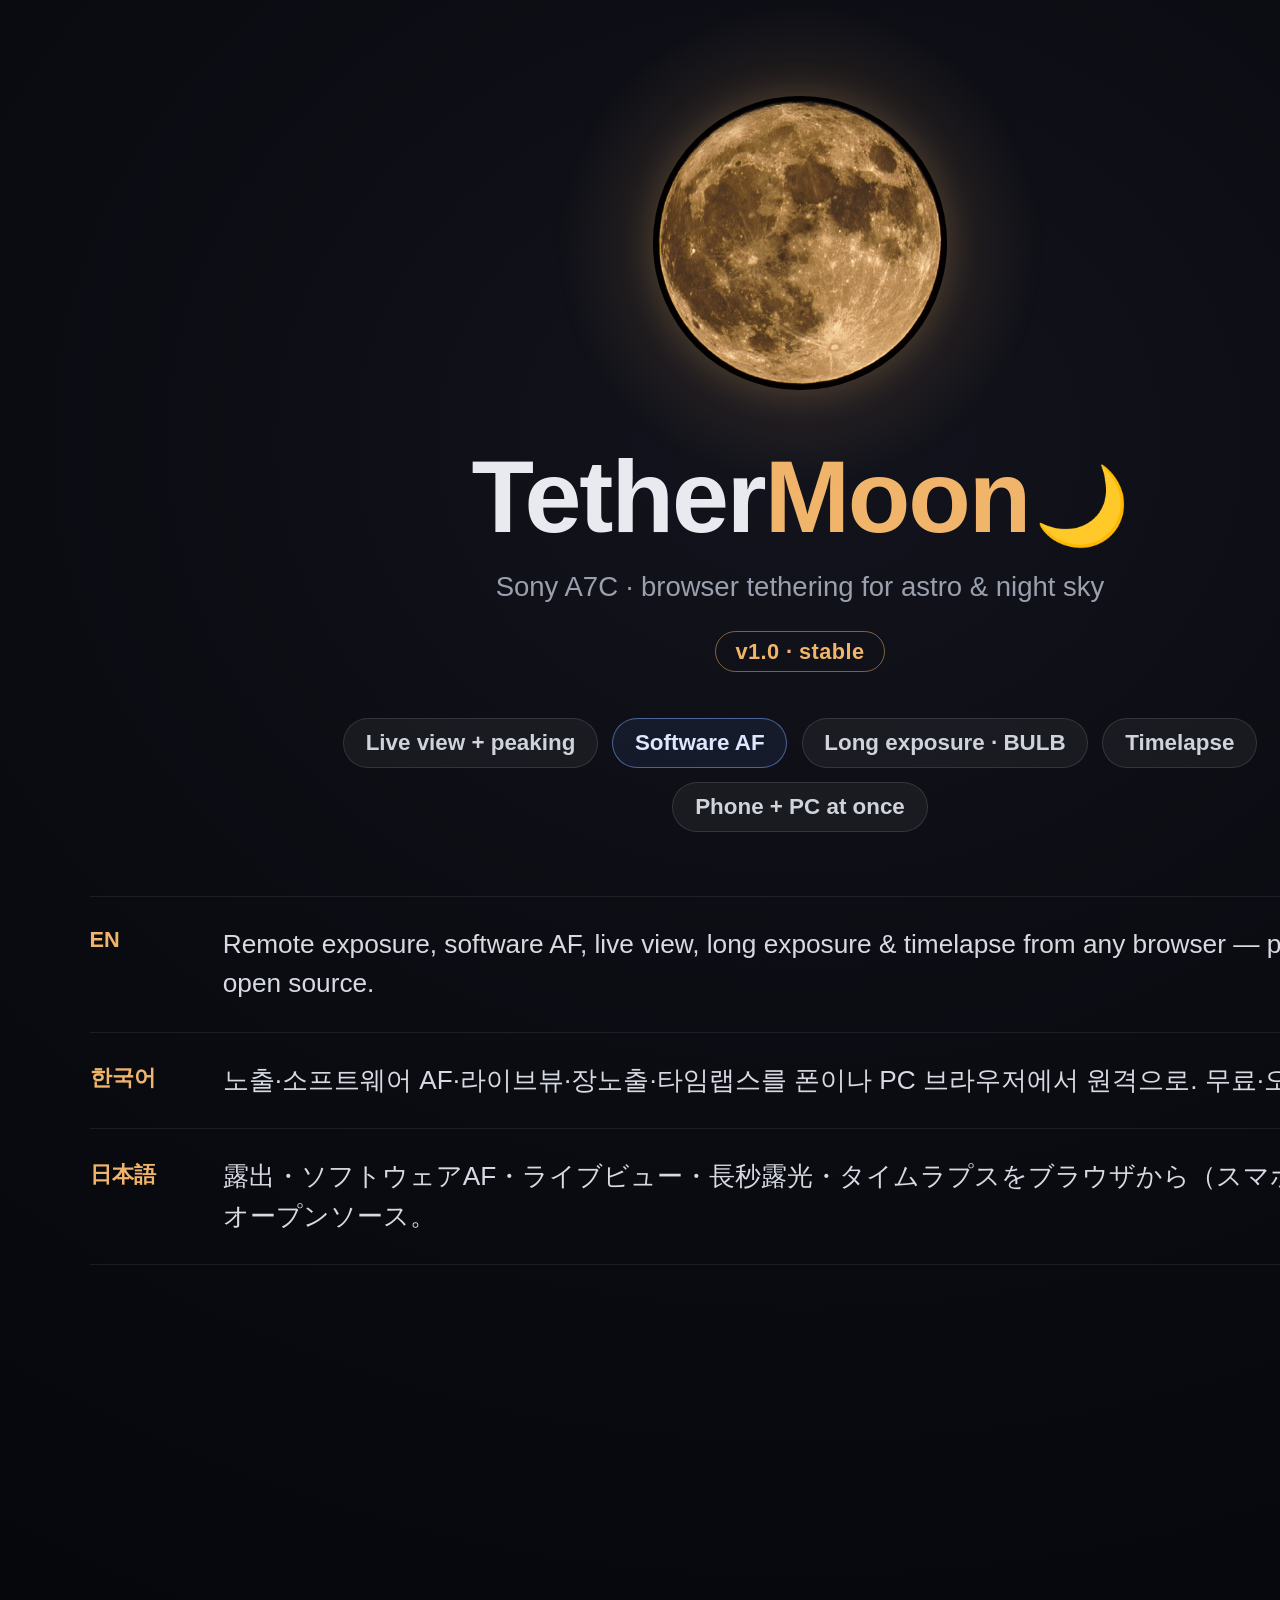
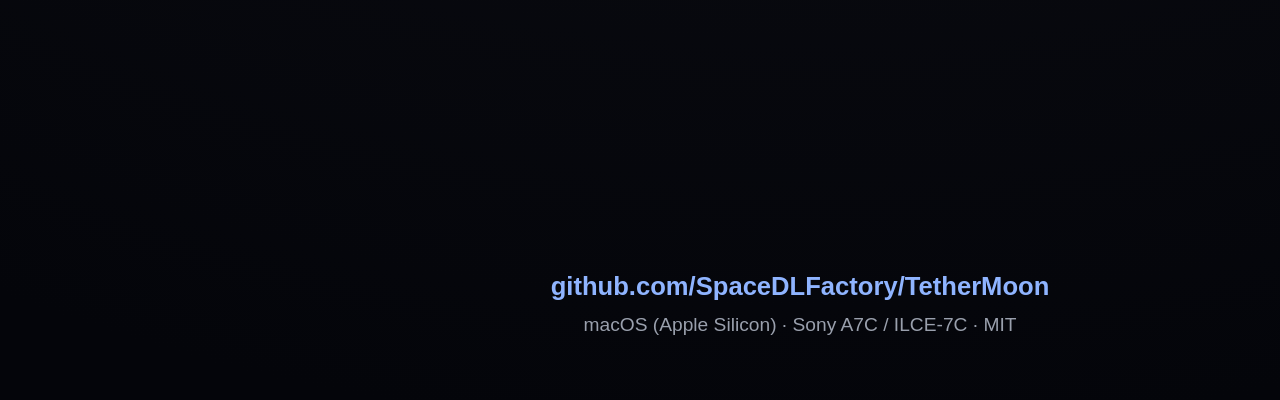
<file: gallery/cards/card-portrait.html>
<!doctype html>
<html lang="en"><head><meta charset="utf-8"><style>
  :root{ --amber:#f0b46a; --ink:#e9eaf0; --mut:#9aa0ad; --bg0:#0b0c12; --bg1:#04050a; }
  *{margin:0;padding:0;box-sizing:border-box}
  html,body{width:1600px;height:2000px}
  body{
    font-family:-apple-system,"SF Pro Display","Helvetica Neue",Arial,sans-serif;
    background:radial-gradient(120% 80% at 50% 22%, #12131c 0%, var(--bg0) 42%, var(--bg1) 100%);
    color:var(--ink); overflow:hidden;
    display:flex; flex-direction:column; align-items:center;
    padding:6.5vw 7vw 5vw;
  }
  .moon-wrap{position:relative; margin-top:1vw}
  .moon-wrap::before{content:"";position:absolute;inset:-38%;border-radius:50%;
    background:radial-gradient(circle, rgba(240,180,106,.28) 0%, rgba(240,180,106,.10) 38%, transparent 66%);
    filter:blur(6px)}
  .moon{position:relative;width:23vw;height:23vw;border-radius:50%;object-fit:cover;
    box-shadow:0 0 3vw rgba(240,180,106,.22)}
  .word{margin-top:4vw;font-weight:800;font-size:8vw;letter-spacing:-.02em;line-height:1}
  .word .m{color:var(--amber)} .word .c{font-size:6vw;margin-left:.4vw}
  .tag{margin-top:1.8vw;font-size:2.15vw;color:var(--mut);font-weight:500}
  .ver{margin-top:2.2vw;display:inline-block;font-size:1.7vw;font-weight:700;color:var(--amber);
    border:1px solid rgba(240,180,106,.5);border-radius:999px;padding:.5vw 1.5vw;letter-spacing:.02em}
  .chips{margin-top:3.6vw;display:flex;flex-wrap:wrap;justify-content:center;gap:1.1vw;max-width:82vw}
  .chip{font-size:1.75vw;font-weight:600;color:#cfd3dc;background:rgba(255,255,255,.05);
    border:1px solid rgba(255,255,255,.12);border-radius:999px;padding:.85vw 1.7vw}
  .chip.hot{color:#dfe7ff;border-color:rgba(120,160,240,.55);background:rgba(90,130,220,.10)}
  .rows{margin-top:5vw;width:100%;display:flex;flex-direction:column;gap:0}
  .row{display:flex;gap:2.4vw;padding:2.2vw 0;border-top:1px solid rgba(255,255,255,.08)}
  .row:last-child{border-bottom:1px solid rgba(255,255,255,.08)}
  .lab{flex:0 0 8vw;font-size:1.7vw;font-weight:700;color:var(--amber);padding-top:.2vw}
  .txt{font-size:2.05vw;line-height:1.5;color:#d7dae2;font-weight:500}
  .foot{margin-top:auto;text-align:center}
  .repo{font-size:2vw;font-weight:700;color:#8fb4ff}
  .meta{margin-top:1vw;font-size:1.5vw;color:var(--mut)}
</style></head><body>
  <div class="moon-wrap"><img class="moon" src="moon.png" alt="moon"></div>
  <div class="word">Tether<span class="m">Moon</span><span class="c">🌙</span></div>
  <div class="tag">Sony A7C · browser tethering for astro &amp; night sky</div>
  <div class="ver">v1.0 · stable</div>
  <div class="chips">
    <span class="chip">Live view + peaking</span>
    <span class="chip hot">Software AF</span>
    <span class="chip">Long exposure · BULB</span>
    <span class="chip">Timelapse</span>
    <span class="chip">Phone + PC at once</span>
  </div>
  <div class="rows">
    <div class="row"><div class="lab">EN</div><div class="txt">Remote exposure, software AF, live view, long exposure &amp; timelapse from any browser — phone or PC. Free &amp; open source.</div></div>
    <div class="row"><div class="lab">한국어</div><div class="txt">노출·소프트웨어 AF·라이브뷰·장노출·타임랩스를 폰이나 PC 브라우저에서 원격으로. 무료·오픈소스.</div></div>
    <div class="row"><div class="lab">日本語</div><div class="txt">露出・ソフトウェアAF・ライブビュー・長秒露光・タイムラプスをブラウザから（スマホ / PC）。無料・オープンソース。</div></div>
  </div>
  <div class="foot">
    <div class="repo">github.com/SpaceDLFactory/TetherMoon</div>
    <div class="meta">macOS (Apple Silicon) · Sony A7C / ILCE-7C · MIT</div>
  </div>
</body></html>
</file>
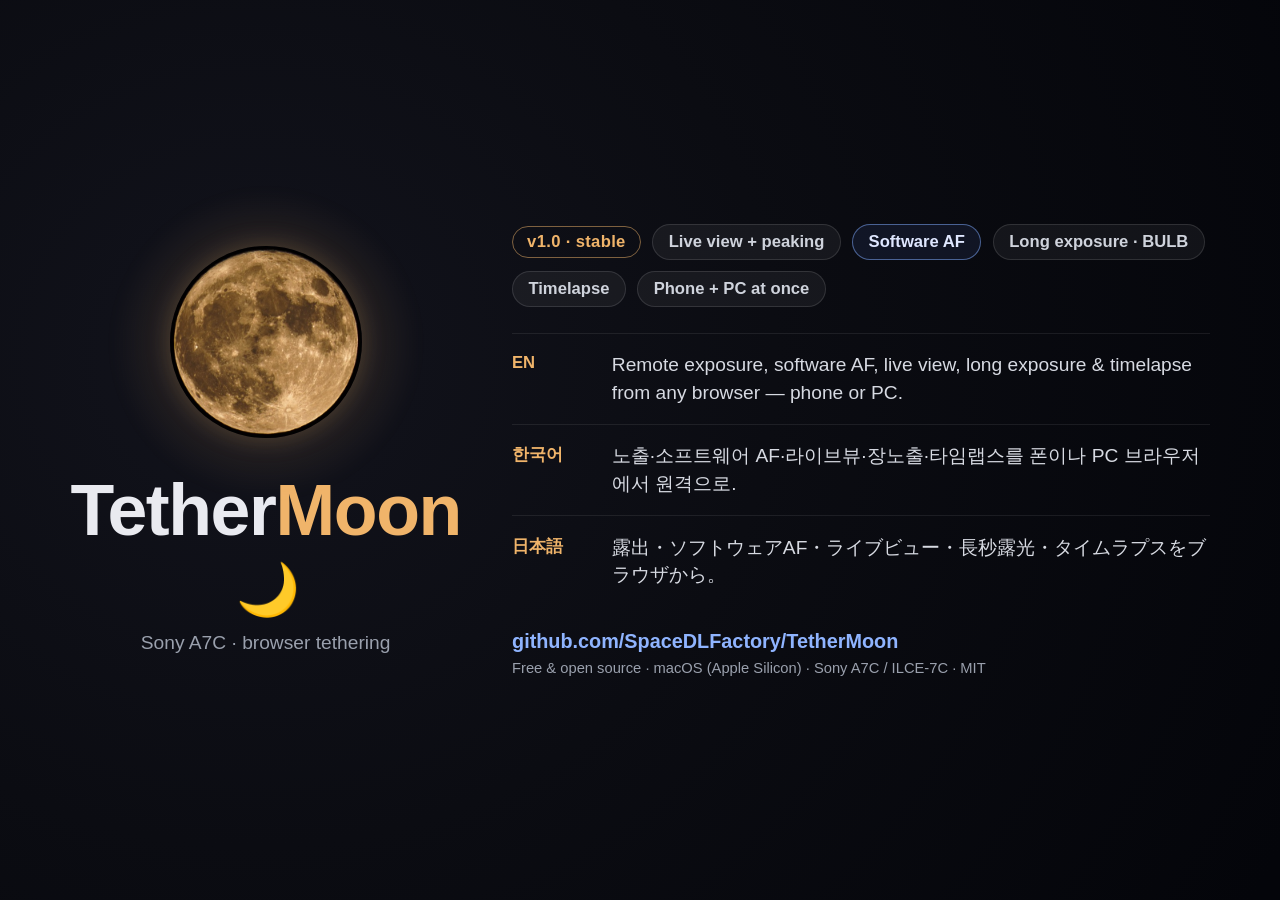
<file: gallery/cards/card-wide.html>
<!doctype html>
<html lang="en"><head><meta charset="utf-8"><style>
  :root{ --amber:#f0b46a; --ink:#e9eaf0; --mut:#9aa0ad; --bg0:#0b0c12; --bg1:#04050a; }
  *{margin:0;padding:0;box-sizing:border-box}
  html,body{width:100vw;height:100vh}
  body{
    font-family:-apple-system,"SF Pro Display","Helvetica Neue",Arial,sans-serif;
    background:radial-gradient(90% 120% at 20% 40%, #12131c 0%, var(--bg0) 45%, var(--bg1) 100%);
    color:var(--ink); overflow:hidden; display:flex; align-items:center; gap:4vw;
    padding:5vw 5.5vw;
  }
  .left{flex:0 0 32%;display:flex;flex-direction:column;align-items:center;text-align:center}
  .moon-wrap{position:relative}
  .moon-wrap::before{content:"";position:absolute;inset:-36%;border-radius:50%;
    background:radial-gradient(circle, rgba(240,180,106,.28) 0%, rgba(240,180,106,.10) 38%, transparent 66%);
    filter:blur(6px)}
  .moon{position:relative;width:15vw;height:15vw;border-radius:50%;object-fit:cover;
    box-shadow:0 0 2vw rgba(240,180,106,.22)}
  .word{margin-top:2.6vw;font-weight:800;font-size:5.6vw;letter-spacing:-.02em;line-height:1}
  .word .m{color:var(--amber)} .word .c{font-size:4vw;margin-left:.3vw}
  .tag{margin-top:1.1vw;font-size:1.5vw;color:var(--mut);font-weight:500}
  .right{flex:1;display:flex;flex-direction:column}
  .top{display:flex;align-items:center;flex-wrap:wrap;gap:.9vw;margin-bottom:.6vw}
  .ver{font-size:1.3vw;font-weight:700;color:var(--amber);border:1px solid rgba(240,180,106,.5);
    border-radius:999px;padding:.4vw 1.1vw;letter-spacing:.02em}
  .chip{font-size:1.3vw;font-weight:600;color:#cfd3dc;background:rgba(255,255,255,.05);
    border:1px solid rgba(255,255,255,.12);border-radius:999px;padding:.55vw 1.2vw}
  .chip.hot{color:#dfe7ff;border-color:rgba(120,160,240,.55);background:rgba(90,130,220,.10)}
  .rows{display:flex;flex-direction:column;margin-top:1.4vw}
  .row{display:flex;gap:1.8vw;padding:1.35vw 0;border-top:1px solid rgba(255,255,255,.08)}
  .lab{flex:0 0 6vw;font-size:1.3vw;font-weight:700;color:var(--amber);padding-top:.15vw}
  .txt{font-size:1.5vw;line-height:1.45;color:#d7dae2;font-weight:500}
  .foot{margin-top:1.8vw}
  .repo{font-size:1.55vw;font-weight:700;color:#8fb4ff}
  .meta{margin-top:.6vw;font-size:1.15vw;color:var(--mut)}
</style></head><body>
  <div class="left">
    <div class="moon-wrap"><img class="moon" src="moon.png" alt="moon"></div>
    <div class="word">Tether<span class="m">Moon</span><span class="c">🌙</span></div>
    <div class="tag">Sony A7C · browser tethering</div>
  </div>
  <div class="right">
    <div class="top">
      <span class="ver">v1.0 · stable</span>
      <span class="chip">Live view + peaking</span>
      <span class="chip hot">Software AF</span>
      <span class="chip">Long exposure · BULB</span>
      <span class="chip">Timelapse</span>
      <span class="chip">Phone + PC at once</span>
    </div>
    <div class="rows">
      <div class="row"><div class="lab">EN</div><div class="txt">Remote exposure, software AF, live view, long exposure &amp; timelapse from any browser — phone or PC.</div></div>
      <div class="row"><div class="lab">한국어</div><div class="txt">노출·소프트웨어 AF·라이브뷰·장노출·타임랩스를 폰이나 PC 브라우저에서 원격으로.</div></div>
      <div class="row"><div class="lab">日本語</div><div class="txt">露出・ソフトウェアAF・ライブビュー・長秒露光・タイムラプスをブラウザから。</div></div>
    </div>
    <div class="foot">
      <div class="repo">github.com/SpaceDLFactory/TetherMoon</div>
      <div class="meta">Free &amp; open source · macOS (Apple Silicon) · Sony A7C / ILCE-7C · MIT</div>
    </div>
  </div>
</body></html>
</file>
